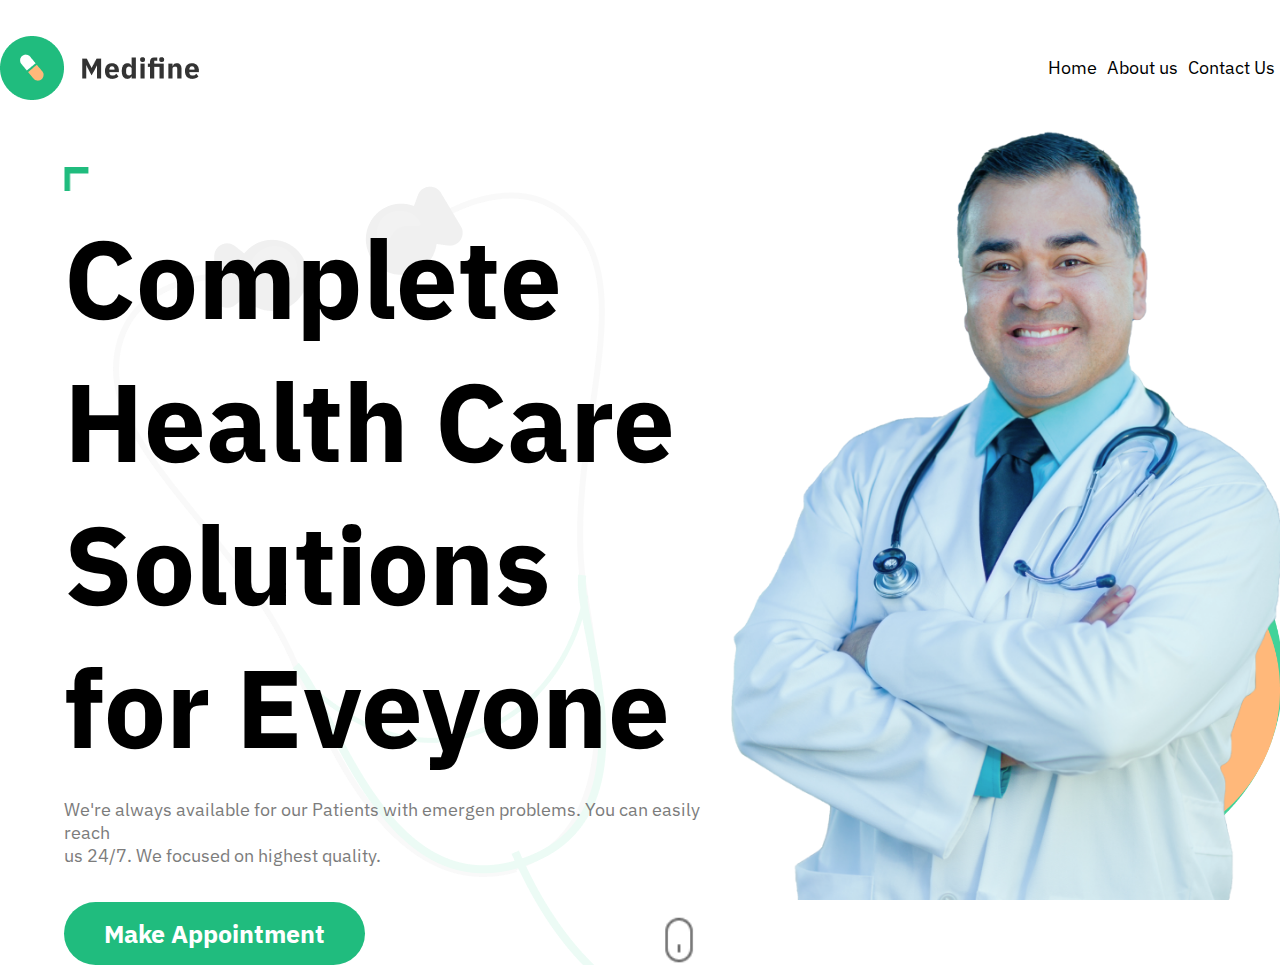
<file: AssignmentProject6/doctor/index.html>
<!DOCTYPE html>
<html lang="en">
<head>
    <meta charset="UTF-8">
    <meta http-equiv="X-UA-Compatible" content="IE=edge">
    <meta name="viewport" content="width=device-width, initial-scale=1.0">
    <title>Doctor Consultation</title>

    <link rel="preconnect" href="https://fonts.googleapis.com" />
    <link rel="preconnect" href="https://fonts.gstatic.com" crossorigin />
    <link
      href="https://fonts.googleapis.com/css2?family=IBM+Plex+Sans:wght@200;300;400;500;600;700&family=Poppins:wght@200;300;400;500;600;700;800;900&display=swap"
      rel="stylesheet"
    />

     <!-- adding the google font -->
     <link rel="preconnect" href="https://fonts.googleapis.com" />
     <link rel="preconnect" href="https://fonts.gstatic.com" crossorigin />
     <link
       href="https://fonts.googleapis.com/css2?family=IBM+Plex+Sans:wght@200;300;400;500;600;700&family=Poppins:wght@200;300;400;500;600;700;800;900&display=swap"
       rel="stylesheet"
     />
 

    <link rel="stylesheet" href="style.css">
    
</head>
<body>
    <nav class="navbar">
        <img src="./assets/logo.png" alt="logo">

        <ul class="links">
            <li class="list-item"><a href="/index.html">Home</a></li>
            <li class="list-item"><a href="./about/index.html">About us</a></li>
            <li class="list-item"><a href="">Contact Us</a></li>
        </ul>
    </nav>

    <section class="hero">
        <div class="left-hero">
            <img src="./assets/topAngle.png" class="topAngle">
            <h1>Complete Health  Care Solutions for  Eveyone</h1>
            <p> We're always available for our Patients with emergen problems. You can
                easily reach <br> us 24/7. We focused on highest quality.</p>
                <button>Make Appointment</button>
        <!-- <img src="./assets/bottomAngle.png" class="bottomAngle"> -->

        <img class="mouse" src="./assets/mouse.png" alt="mouse" />
        
      </div>
         <!-- creating the right section -->
      <div class="right-hero">
        <img class="greenBox" src="./assets/greenBox.png" alt="greenBox" />
        <img class="yellowBox" src="./assets/yellowBox.png" alt="yellowBox" />
        <img class="doctor" src="./assets/doctor.png" alt="doctor" />
      </div>
    </section>
</body>
</html>
</file>
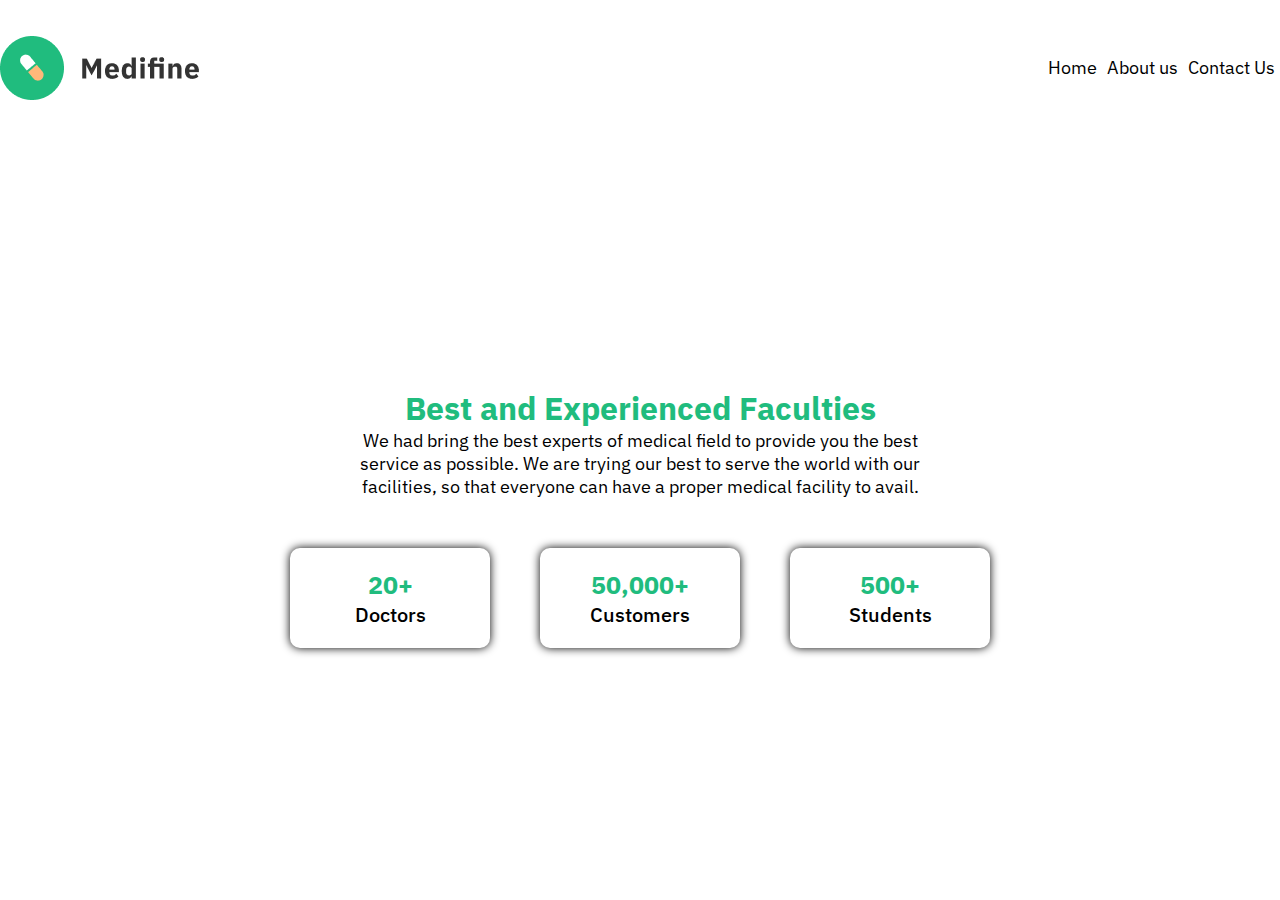
<file: AssignmentProject6/doctor/about/index.html>
<!DOCTYPE html>
<html lang="en">
<head>
    <meta charset="UTF-8">
    <meta http-equiv="X-UA-Compatible" content="IE=edge">
    <meta name="viewport" content="width=device-width, initial-scale=1.0">
    <title>about page</title>
    <link rel="preconnect" href="https://fonts.googleapis.com" />
    <link rel="preconnect" href="https://fonts.gstatic.com" crossorigin />
    <link
      href="https://fonts.googleapis.com/css2?family=IBM+Plex+Sans:wght@200;300;400;500;600;700&family=Poppins:wght@200;300;400;500;600;700;800;900&display=swap"
      rel="stylesheet"
    />
    <link rel="stylesheet" href="style.css">
    
</head>
<body>
    <nav class="navbar">
        <img src="./assets/logo.png" alt="logo">

        <ul class="links">
            <li class="list-item"><a href="/index.html">Home</a></li>
            <li class="list-item"><a href="./index.html">About us</a></li>
            <li class="list-item"><a href="./contact/index.html">Contact Us</a></li>
        </ul>
    </nav>

    <main>
        <div class="hospitalDescription">
            <h1>Best and Experienced Faculties</h1>
            <p>
              We had bring the best experts of medical field to provide you the best
              service as possible. We are trying our best to serve the world with
              our facilities, so that everyone can have a proper medical facility to
              avail.
            </p>
          </div>

          <div class="achievement">
            <div class="achievementCard">
              <span>20+</span>
              <p>Doctors</p>
            </div>
    
            <div class="achievementCard">
              <span>50,000+</span>
              <p>Customers</p>
            </div>
    
            <div class="achievementCard">
              <span>500+</span>
              <p>Students</p>
            </div>
          </div>
    </main>
</body>
</html>
</file>
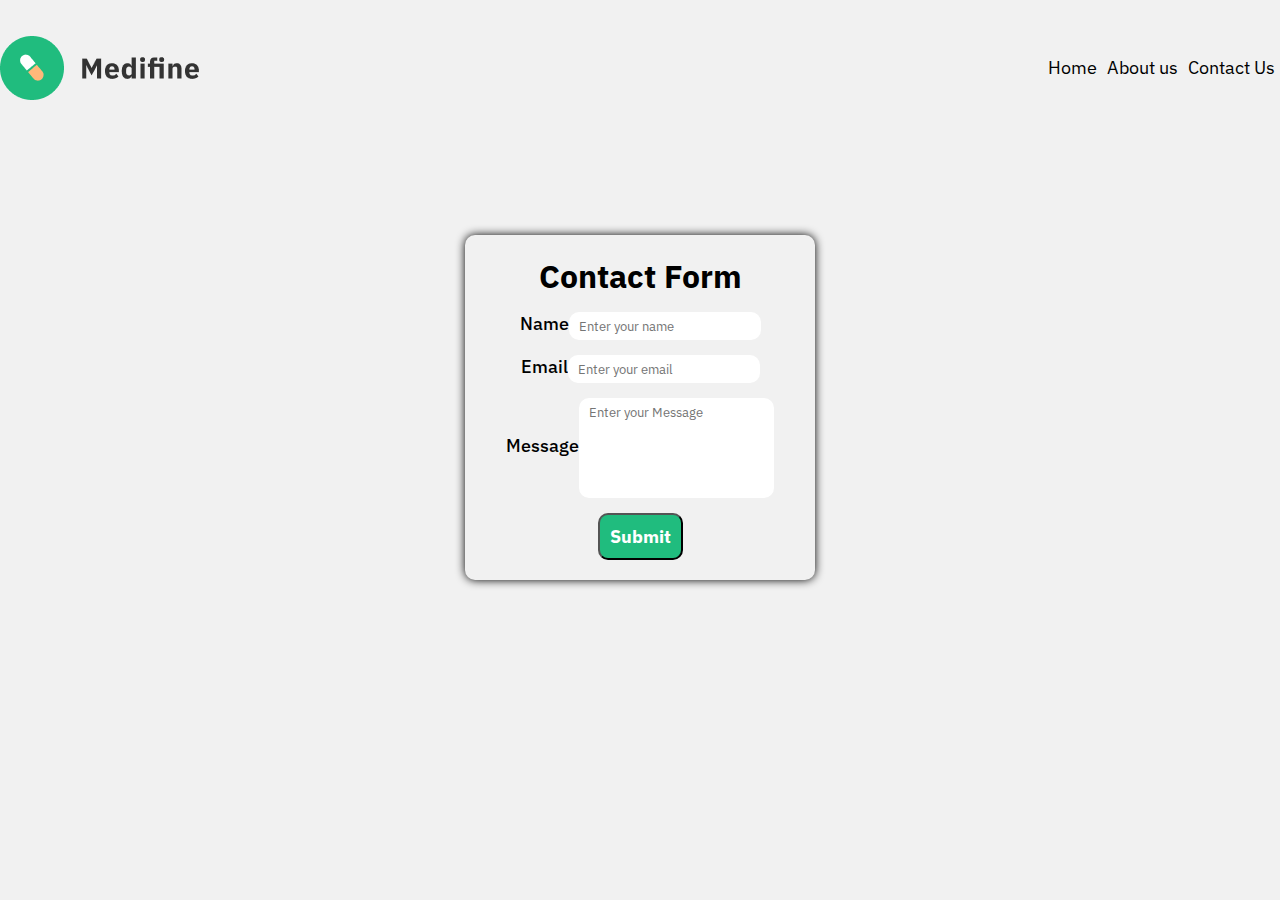
<file: AssignmentProject6/doctor/about/contact/index.html>
<!DOCTYPE html>
<html lang="en">
<head>
    <meta charset="UTF-8">
    <meta http-equiv="X-UA-Compatible" content="IE=edge">
    <meta name="viewport" content="width=device-width, initial-scale=1.0">
    <title>Contact-US</title>
    <link rel="preconnect" href="https://fonts.googleapis.com" />
    <link rel="preconnect" href="https://fonts.gstatic.com" crossorigin />
    <link
      href="https://fonts.googleapis.com/css2?family=IBM+Plex+Sans:wght@200;300;400;500;600;700&family=Poppins:wght@200;300;400;500;600;700;800;900&display=swap"
      rel="stylesheet"
    />
    <link rel="stylesheet" href="style.css">
</head>
<body>
    <nav class="navbar">
        <img src="./assets/logo.png" alt="logo">

        <ul class="links">
            <li class="list-item"><a href="/index.html">Home</a></li>
            <li class="list-item"><a href="./index.html">About us</a></li>
            <li class="list-item"><a href="./contact/index.html">Contact Us</a></li>
        </ul>
    </nav>
    
    <main>
        <form action="">
            <h1>Contact Form</h1>
            <div>
                <label for="">Name</label>
                <input type="text" placeholder="Enter your name">
            </div>
            <div>
                <label for="">Email</label>
                <input type="text" placeholder="Enter your email">
            </div>
            <div>
                <label for="">Message<br></label>
                
                <textarea placeholder="Enter your Message"></textarea>
            </div>
            <div class="submit">
                <button class="Submit">Submit</button>
            </div>
        </form>
    </main>
</body>
</html>
</file>
<file: AssignmentProject6/doctor/style.css>
*{
    margin: 0;
    padding: 0;
    outline: 0;
    font-family: "IBM Plex Sans", sans-serif;
    box-sizing: border-box;
}
body{
    max-width: 1440px;
    /* overflow: hidden; */
    margin: auto;
}
.navbar{
    height: 15vh;
    align-items: center;
    display: flex;
    justify-content: space-between;
}
a {
    text-decoration: none;
    color: black;
  }
.links{
    display: flex;
    list-style: none;
}
.list-item{
    display: flex;
    justify-content: space-around;
    margin: 5px;
    font-size: large;
}
.hero{
    /* display: flex; */
    justify-content: center;
    align-items: center;
    height: 85vh;
}
.left-hero{
    /* display: flex;
    justify-content: center; */
    align-items: center;
    font-size: 55px;
    margin-left: 5%;
    position: relative;
    background: url(./assets/stethoscope.png);
    width: 50vw;
}
.left-hero p {
    color: #7c7c7c;
    font-size: 18px;
    margin: 20px 0;
  }
.topAngle {
    width: 25px;
  }

  .bottomAngle {
    width: 25px;
    position: absolute;
    right: 25px;
  }
  
  .mouse {
    /* margin: ; */
    position: absolute;
    right: 0;
    bottom: 0;
    height: 50px; /* Adjust the height as needed */
  }
  
  button {
    color: white;
    border: none;
    padding: 15px 40px;
    border-radius: 40px;
    background-color: #20bc7e;
    font-size: 25px;
    font-weight: 700;
    cursor: pointer;
  }
  .greenBox,
  .yellowBox {
    position: absolute;
    right: 0;
  }
  
  .greenBox {
    width: 30%;
    bottom: 30px;
  }
  
  .yellowBox {
    width: 25%;
    bottom: 50px;
  }
  
  .doctor {
    position: absolute;
    right: 0;
    bottom: 0;
    height: 90%;
  }
</file>
<file: AssignmentProject6/doctor/about/style.css>
*{
    margin: 0;
    padding: 0;
    outline: 0;
    font-family: "IBM Plex Sans", sans-serif;
    box-sizing: border-box;
}
body{
    max-width: 1440px;
    /* overflow: hidden; */
    margin: auto;
}
.navbar{
    height: 15vh;
    align-items: center;
    display: flex;
    justify-content: space-between;
}
a {
    text-decoration: none;
    color: black;
  }
.links{
    display: flex;
    list-style: none;
}
.list-item{
    display: flex;
    justify-content: space-around;
    margin: 5px;
    font-size: large;
}

main {
    height: 85vh;
    display: flex;
    flex-direction: column;
    align-items: center;
    justify-content: center;
    padding: 0 5%;
  }

  .hospitalDescription {
    width: 50%;
    text-align: center;
  }
  .hospitalDescription h1 {

    color: #20BC7E;
  }

  .hospitalDescription p {
    font-size: 18px;
    font-weight: 400;
  }

  .achievement {
    display: flex;
    align-items: center;
    gap: 50px;
    margin-top: 50px;
  }
  
  .achievementCard {
    width: 200px;
    height: 100px;
    border-radius: 10px;
    box-shadow: 0 0 10px black;
    display: flex;
    flex-direction: column;
    align-items: center;
    justify-content: center;
  }
  
   .achievementCard span {
    font-size: 25px;
    font-weight: 700;
    color: #20BC7E;
  }
  
  .achievementCard p {
    font-size: 20px;
    font-weight: 500;
  }
</file>
<file: AssignmentProject6/doctor/about/contact/style.css>
*{
    margin: 0;
    padding: 0;
    outline: 0;
    font-family: "IBM Plex Sans", sans-serif;
    box-sizing: border-box;
    background-color: rgb(241, 241, 241);
}
body{
    max-width: 1440px;
    /* overflow: hidden; */
    margin: auto;
}
.navbar{
    height: 15vh;
    align-items: center;
    display: flex;
    justify-content: space-between;
}
a {
    text-decoration: none;
    color: black;
  }
.links{
    display: flex;
    list-style: none;
}
.list-item{
    display: flex;
    justify-content: space-around;
    margin: 5px;
    font-size: large;
}
main{
    display: flex;
    justify-content: center;
    align-items: center;
}
form{
    width: 350px;
    box-shadow: 0 0 10px black;
    border-radius: 10px;
    margin-top: 100px;
    padding: 20px;
    display: flex;
    flex-direction: column;
    gap: 15px;
}
form h1{
    text-align: center;
  }

form div{
    display: flex;
    align-items: center;
    justify-content: center;
}
form div label{
    font-size: 18px;
    font-weight: 500;
    margin-bottom: 5px;
}
form div input{
    border: transparent;
    background-color: white;
    border-radius: 10px;
    padding: 5px 10px;
  }
  form div textarea{
    resize: none;
    height: 100px;
    background-color: white;
    border: transparent;
    border-radius: 10px;
    padding: 5px 10px;
  }

form button{
    border-radius: 10px;
    background: #20BC7E;
    color: white;
    font-size: 18px;
    font-weight: bold;
    padding: 10px;
    cursor: pointer;
}
</file>
